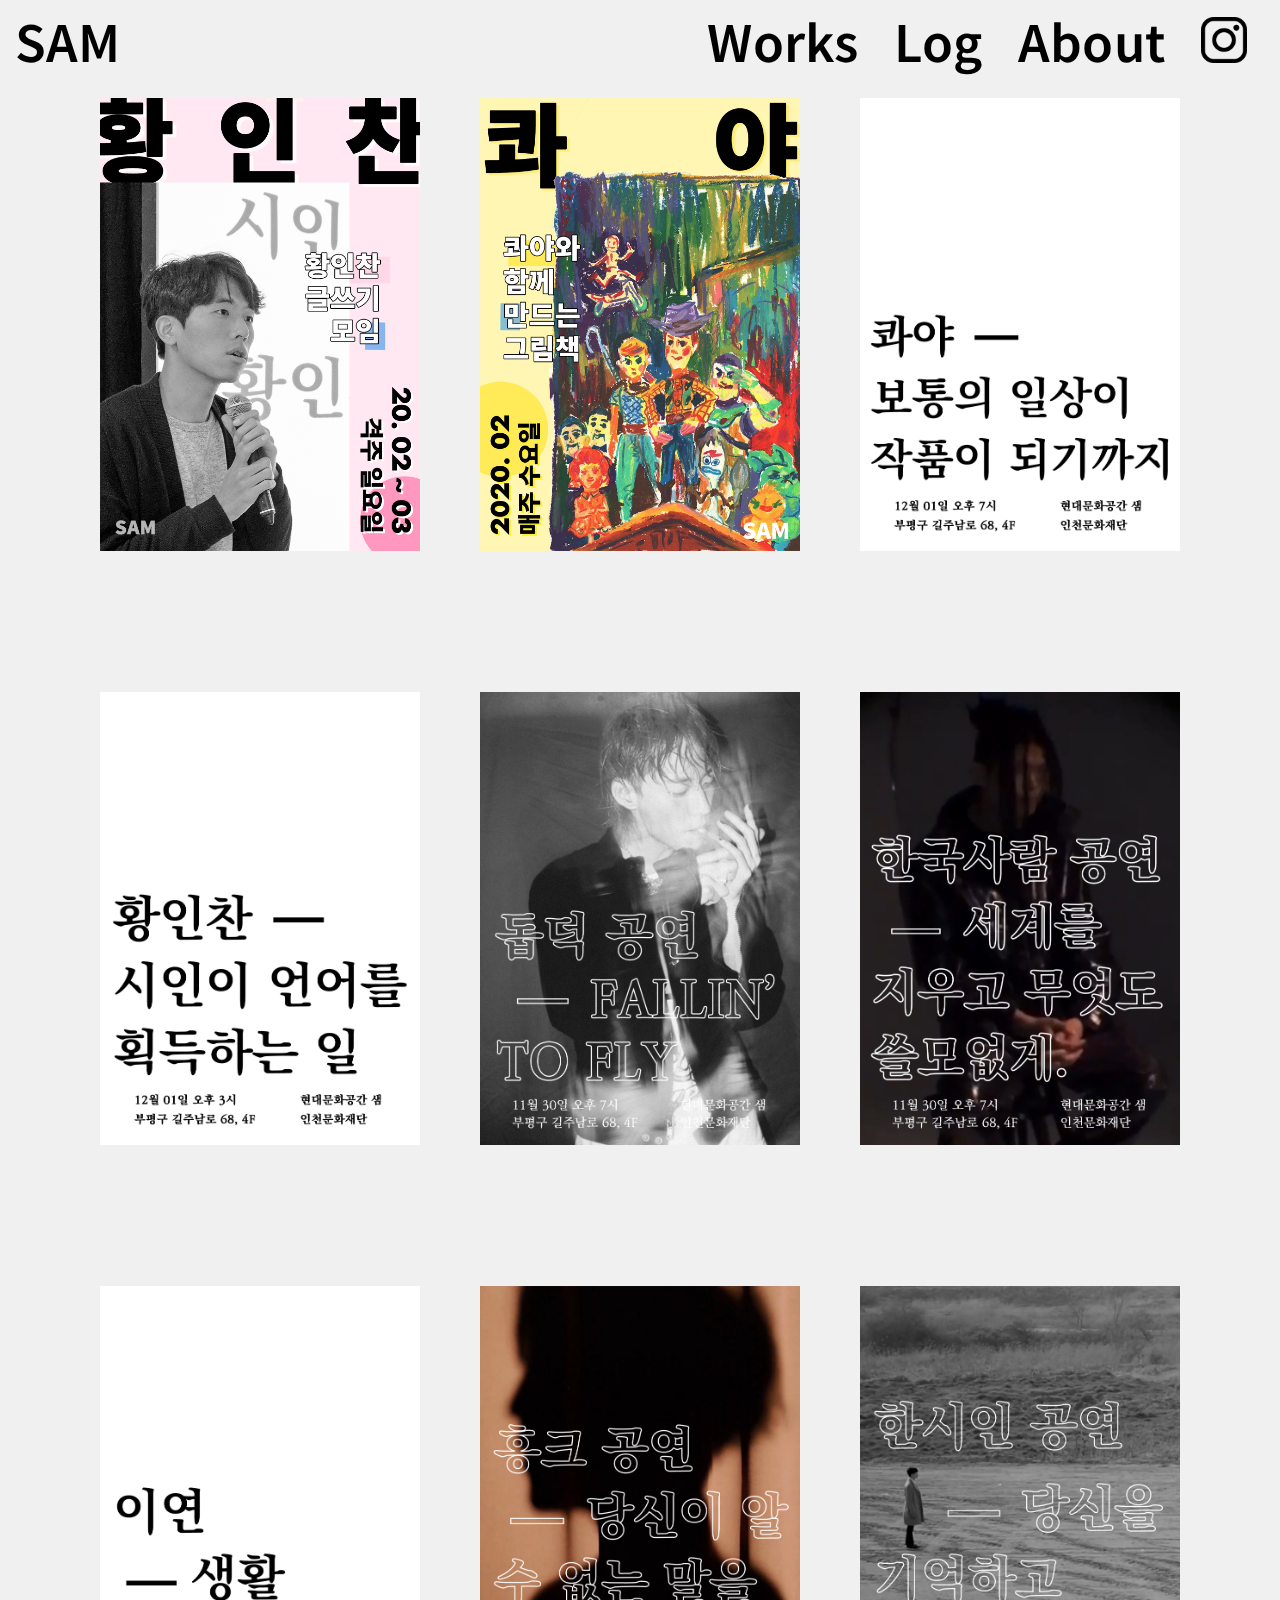
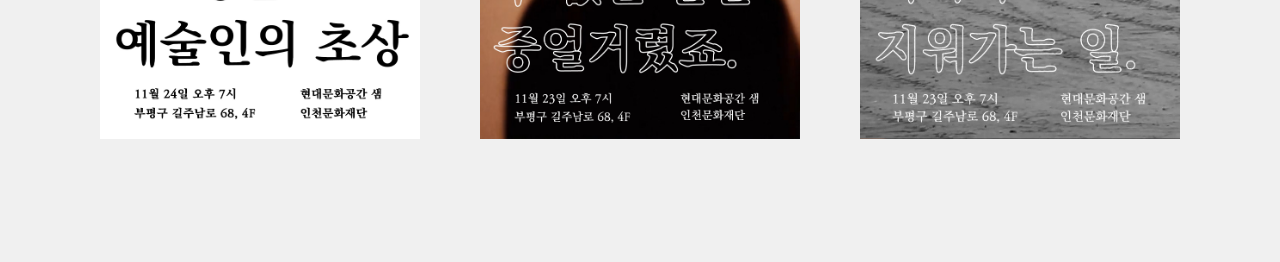
<file: index.html>
<html>
    <head>
        <title>스페이스 샘</title>
        <meta property="og:url" content="http://same-context.com/index.html">
        <meta property="og:title" content="스페이스 샘">  
        <meta property="og:type" content="website">
        <meta property="og:image" content="http://same-context.com/posters/6.jpg">
        <meta property="og:description" content="all the SAMe context">

        <link rel="shortcut icon" href="./favicon.ico">
        <link href="https://fonts.googleapis.com/css?family=Noto+Sans+KR&display=swap" rel="stylesheet">
        <link rel="stylesheet" type="text/css" href="./css/nav.css"></style>
        <link rel="stylesheet" type="text/css" href="./css/body.css"></style>
        <style type="text/css">

/*font-family: 'Noto Sans KR', sans-serif;*/
:root{
    --article-padding-top: 2vh;
    --article-height: 45vw;
    --article-font-size: 25px;
    --article-background-color: None;

    --footer-height: 100px;
}

body{
    margin: 0;
    
    color: var(--body-color);
    background-color: var(--body-background-color);

    font-family: var(--font-family);
}

div.empty{
    height: var(--nav-height);
}

article{
    width: 100%;
    height: var(--article-height); /* changed */
    background-color: var(--article-background-color);
    font-size: var(--article-font-size);
}

article.container-info{
    padding-top: var(--article-padding-top); /* changed */
}

article.container-info .info{
    display: flex;
    flex-direction: row-reverse;
    align-items: center;
    justify-content: center;
}

article.container-info .container-info-img{
    margin-left: 30px;
    margin-right: 30px;
}

article.container-info .info-img{
    width: 25vw;
}

article.container-info .img-info{
    position: absolute;
    width: 23vw;
    height: 35.2vw;

    margin-top: -35.2vw;
    padding-top: 0.2vw;
    padding-left: 1vw;
    padding-right: 1vw;

    font-size: 3.5vh;
    font-weight: 600;
}

article a{
    color: black;
    text-decoration: none;
}
/*javascript specified*/
.invisible  { opacity: 0; transition: opacity 1s; }
.visible    { opacity: 1; transition: opacity 1s; }
.imageinvisible {opacity: 0.2; transition: opacity 1s; }
.nodisplay  { display: none; }
        </style>
    </head>
    <body>
        <nav>
            <div class="container-logo">
                <div>
                <a href="./index.html">SAM</a>
                </div>
            </div>
            <div class="container-category">
                <div class="category"><a href="./index.html">Works</a></div>
                <div class="category"><a href="./log.html">Log</a></div>
                <div class="category"><a href="./about.html">About</a></div>
                <div class="category"><a href="https://www.instagram.com/same.context/"><img class="nav-insta" src="./images/insta.png" /></a></div>
            </div>
        </nav>
        <div class="empty"></div>
        <article class="container-info">
            <div class="info">
                </a>
                <a href="items/8.html" class="container-info-img">
                    <img class="info-img" src="./thumbnail/8.jpg" />
                    <div class="img-info invisible">
                        콰야 강연<br />
                        12월 01일,<br />
                        2019년
                    </div>
                                    </a>
            <a href="items/9.html" class="container-info-img">
                    <img class="info-img" src="./thumbnail/9.jpg" />
                    <div class="img-info invisible">
                        콰야 모임<br />
                        2월 5일∼26일,<br />
                        2020년
                        </div>
                </a>
                       <a href="items/10.html" class="container-info-img">
                    <img class="info-img" src="./thumbnail/10.jpg" />
                    <div class="img-info invisible">
                        황인찬 모임<br />
                        2월∼3월,<br />
                        2020년
                    </div>
                </a>
            </div>
        </article>
        <article class="container-info">
             <div class="info">
                       </a>
                   <a href="items/4.html" class="container-info-img">
                    <img class="info-img" src="./thumbnail/4.jpg" />
                    <div class="img-info invisible">
                        한국사람 공연<br />
                        11월 30일,<br />
                        2019년
                    </div>
                                       </a>
            <a href="items/5.html" class="container-info-img">
                    <img class="info-img" src="./thumbnail/5.jpg" />
                    <div class="img-info invisible">
                        돕덕 공연<br />
                        11월 30일,<br />
                        2019년
                </div>
             </a>
                <a href="items/6.html" class="container-info-img">
                    <img class="info-img" src="./thumbnail/6.jpg" />
                    <div class="img-info invisible">
                        황인찬 강연<br />
                        12월 01일,<br />
                        2019년
                    </div>
                </a>
            </div>
        </article>
 <article class="container-info">
             <div class="info">
                   </a>
                                 <a href="items/1.html" class="container-info-img">
                    <img class="info-img" src="./thumbnail/1.jpg" />
                    <div class="img-info invisible">
                        한시인 공연,<br />
                        11월 23일,<br />
                        2019년
                    </div>
                  </a>
                    <a href="items/2.html" class="container-info-img">
                    <img class="info-img" src="./thumbnail/2.jpg" />
                    <div class="img-info invisible">
                        홍크 공연<br />
                        11월 23일,<br />
                        2019년
                    </div>
                  </a>
                            <a href="items/3.html" class="container-info-img">
                    <img class="info-img" src="./thumbnail/3.jpg" />
                    <div class="img-info invisible">
                        이연 강연<br />
                        11월 24일,<br />
                        2019년
                    </div>
        </article>
        <script type="text/javascript">
// onload function
var container = document.getElementsByClassName('container-info-img');
var image = document.getElementsByClassName('info-img');
var info = document.getElementsByClassName('img-info');

for(let i = 0;i < container.length;i++){
    container[i].addEventListener('mouseenter', () => {
        image[i].classList.add('imageinvisible');
        image[i].classList.remove('visible');
        info[i].classList.add('visible');
        info[i].classList.remove('invisible');
    })
    container[i].addEventListener('mouseout', () => {
        image[i].classList.remove('imageinvisible');
        image[i].classList.add('visible');
        info[i].classList.remove('visible');
        info[i].classList.add('invisible');
    })
}
        </script>
    </body>
</html>
</file>
<file: css/nav.css>
:root{
    --nav-logo-color: black;
    --nav-height: 80px;
    --nav-category-horizontal-margin: 18px;
    --nav-horizontal-margin: 15px;
    --nav-font-size: 50px;
    --nav-font-weight: 600;
}

nav{
    display: flow-root;
    position: fixed;

    height: var(--nav-height);
    width: 100%;

    font-size: var(--nav-font-size);
    font-weight: var(--nav-font-weight);
    line-height: var(--nav-height);
    letter-spacing: 0.2px;

    background-color: rgb(240, 240, 240);

    z-index: 10;
}

nav .container-logo{
    height: var(--nav-height);
    width: 200px;

    margin-left: var(--nav-horizontal-margin);

    color: var(--nav-logo-color);

    transition: all 2s;

    font-size: var(--nav-font-size);

    float: left;
}

nav .container-logo:hover{
    color: var(--article-background-color);
    font-size: calc(var(--nav-font-size) + 20px);
    transition: all 1s linear;
}

nav .container-category{
    display: flex;
    flex-direction: row;
    align-items: flex-end;
    justify-content: flex-end;

    margin-right: var(--nav-horizontal-margin);
}

nav .container-category>div{
    margin-left: var(--nav-category-horizontal-margin);
    margin-right: var(--nav-category-horizontal-margin);
}

nav .container-category>div>a{
    transition: all 1s;
}

nav .container-category>div>a:hover{
    color: white;
    transition: all 1s;
}

nav .category{
    height: var(--nav-height);
}

nav a{
    color: black;
    text-decoration: none;
}

nav .nav-insta{
    padding-top: 17px;
    width: 46px;
    height: 46px;
}
</file>
<file: css/body.css>
:root{
    --font-family: 'Noto Sans KR', sans-serif;
    --body-background-color: rgb(240, 240, 240);
    --body-color: black;
}

body{
    margin: 0;
    
    color: var(--body-color);
    background-color: var(--body-background-color);

    font-family: var(--font-family);
}
</file>
